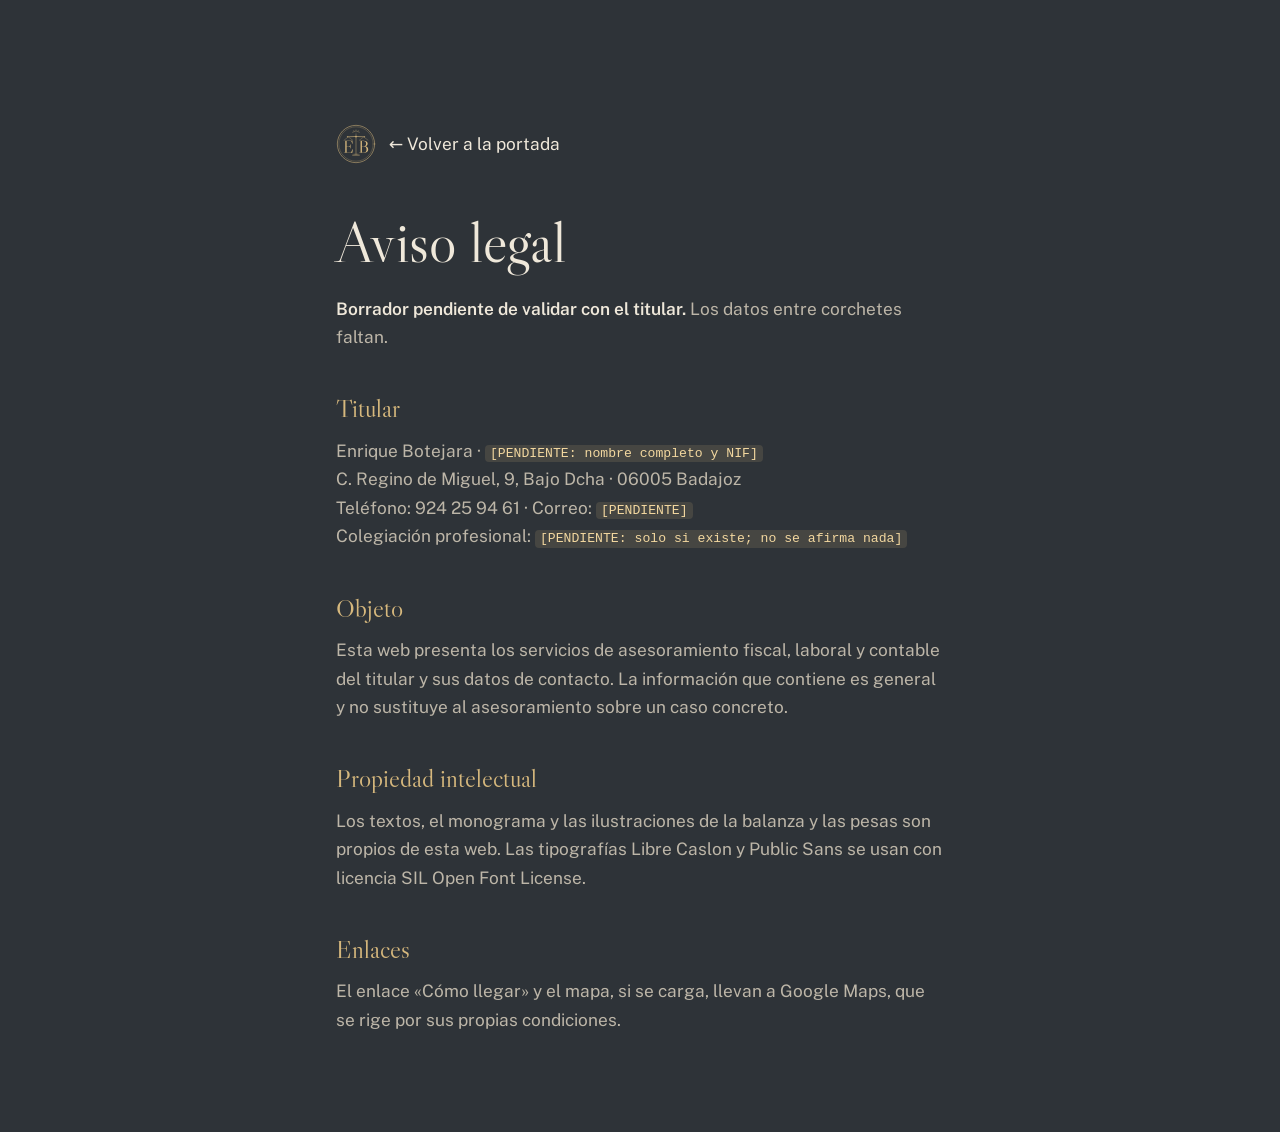
<file: aviso-legal.html>
<!DOCTYPE html>
<html lang="es">
<head>
<meta charset="utf-8">
<meta name="viewport" content="width=device-width, initial-scale=1">
<meta name="robots" content="noindex, nofollow">
<title>Aviso legal · Enrique Botejara</title>
<link rel="icon" href="assets/favicon.svg" type="image/svg+xml">
<link rel="preconnect" href="https://fonts.googleapis.com">
<link rel="preconnect" href="https://fonts.gstatic.com" crossorigin>
<link rel="stylesheet" href="https://fonts.googleapis.com/css2?family=Libre+Caslon+Display&family=Public+Sans:wght@400;500;600&display=swap">
<link rel="stylesheet" href="css/estilos.css">
</head>
<body>
<main class="legal">
  <a class="legal__volver" href="index.html">
    <img src="assets/monograma.svg" width="40" height="40" alt="">
    <span>← Volver a la portada</span>
  </a>
  <h1>Aviso legal</h1>
  <p><strong>Borrador pendiente de validar con el titular.</strong> Los datos entre corchetes faltan.</p>

  <h2>Titular</h2>
  <p>Enrique Botejara · <span class="marca-pendiente">[PENDIENTE: nombre completo y NIF]</span><br>
  C. Regino de Miguel, 9, Bajo Dcha · 06005 Badajoz<br>
  Teléfono: 924 25 94 61 · Correo: <span class="marca-pendiente">[PENDIENTE]</span><br>
  Colegiación profesional: <span class="marca-pendiente">[PENDIENTE: solo si existe; no se afirma nada]</span></p>

  <h2>Objeto</h2>
  <p>Esta web presenta los servicios de asesoramiento fiscal, laboral y contable del titular y sus datos de contacto. La información que contiene es general y no sustituye al asesoramiento sobre un caso concreto.</p>

  <h2>Propiedad intelectual</h2>
  <p>Los textos, el monograma y las ilustraciones de la balanza y las pesas son propios de esta web. Las tipografías Libre Caslon y Public Sans se usan con licencia SIL Open Font License.</p>

  <h2>Enlaces</h2>
  <p>El enlace «Cómo llegar» y el mapa, si se carga, llevan a Google Maps, que se rige por sus propias condiciones.</p>
</main>
</body>
</html>
</file>
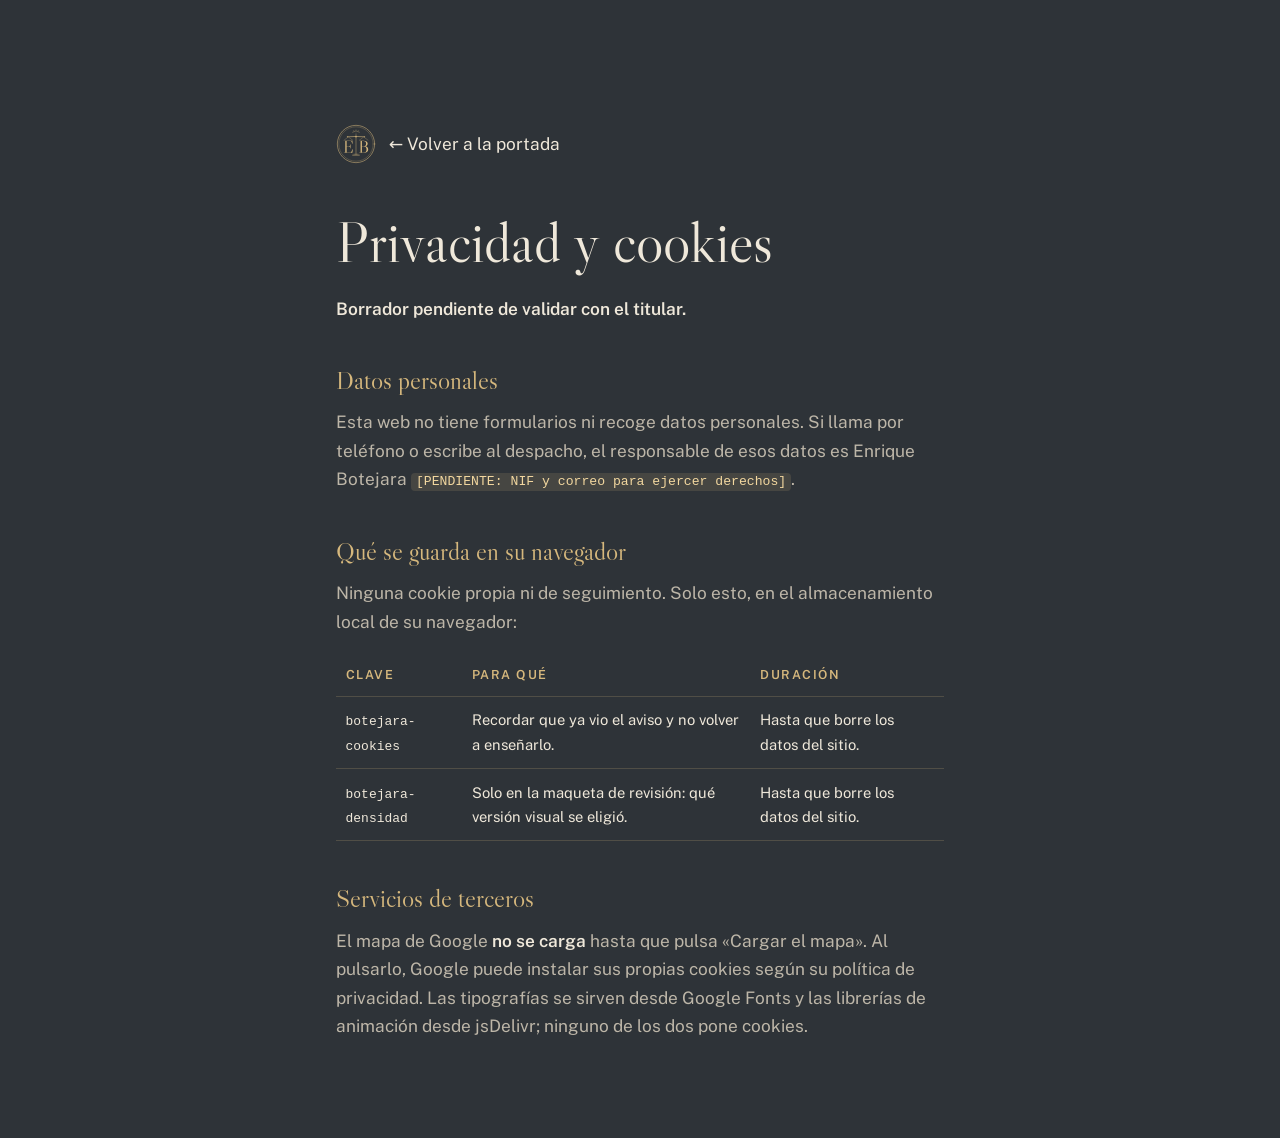
<file: privacidad.html>
<!DOCTYPE html>
<html lang="es">
<head>
<meta charset="utf-8">
<meta name="viewport" content="width=device-width, initial-scale=1">
<meta name="robots" content="noindex, nofollow">
<title>Privacidad y cookies · Enrique Botejara</title>
<link rel="icon" href="assets/favicon.svg" type="image/svg+xml">
<link rel="preconnect" href="https://fonts.googleapis.com">
<link rel="preconnect" href="https://fonts.gstatic.com" crossorigin>
<link rel="stylesheet" href="https://fonts.googleapis.com/css2?family=Libre+Caslon+Display&family=Public+Sans:wght@400;500;600&display=swap">
<link rel="stylesheet" href="css/estilos.css">
</head>
<body>
<main class="legal">
  <a class="legal__volver" href="index.html">
    <img src="assets/monograma.svg" width="40" height="40" alt="">
    <span>← Volver a la portada</span>
  </a>
  <h1>Privacidad y cookies</h1>
  <p><strong>Borrador pendiente de validar con el titular.</strong></p>

  <h2>Datos personales</h2>
  <p>Esta web no tiene formularios ni recoge datos personales. Si llama por teléfono o escribe al despacho, el responsable de esos datos es Enrique Botejara <span class="marca-pendiente">[PENDIENTE: NIF y correo para ejercer derechos]</span>.</p>

  <h2>Qué se guarda en su navegador</h2>
  <p>Ninguna cookie propia ni de seguimiento. Solo esto, en el almacenamiento local de su navegador:</p>
  <table>
    <thead><tr><th>Clave</th><th>Para qué</th><th>Duración</th></tr></thead>
    <tbody>
      <tr><td><code>botejara-cookies</code></td><td>Recordar que ya vio el aviso y no volver a enseñarlo.</td><td>Hasta que borre los datos del sitio.</td></tr>
      <tr><td><code>botejara-densidad</code></td><td>Solo en la maqueta de revisión: qué versión visual se eligió.</td><td>Hasta que borre los datos del sitio.</td></tr>
    </tbody>
  </table>

  <h2>Servicios de terceros</h2>
  <p>El mapa de Google <strong>no se carga</strong> hasta que pulsa «Cargar el mapa». Al pulsarlo, Google puede instalar sus propias cookies según su política de privacidad. Las tipografías se sirven desde Google Fonts y las librerías de animación desde jsDelivr; ninguno de los dos pone cookies.</p>
</main>
</body>
</html>
</file>
<file: css/estilos.css>
/* ═══════════════════════════════════════════════════════════════════════════
   Enrique Botejara · «Fiel»
   Pizarra de despacho, latón viejo y papel crema. El único motivo es la
   balanza grabada: cortina, hero, los tres pesos y el cuadrante del fiel.
   ═══════════════════════════════════════════════════════════════════════════ */

:root {
  --pizarra: #2E3338;
  --pizarra-honda: #23272B;
  --pizarra-media: #3A4046;
  --laton: #B08D4F;
  --laton-claro: #D6B87D;          /* latón para TEXTO sobre pizarra (el base no llega a 4,5) */
  --laton-tenue: #8C7248;          /* filetes finos del grabado, nunca texto */
  --laton-oscuro: #74592B;         /* latón para TEXTO sobre papel */
  --crema: #EFE8DA;
  --papel: #F6F1E7;
  --crema-apagada: #BDB6A8;        /* secundario sobre pizarra */
  --tinta: #2E3338;
  --tinta-suave: #585A57;          /* secundario sobre papel */

  --tipo-rotulo: 'Libre Caslon Display', 'Libre Caslon Text', Georgia, serif;
  --tipo-titulo: 'Libre Caslon Text', Georgia, 'Times New Roman', serif;
  --tipo-texto: 'Public Sans', system-ui, -apple-system, 'Segoe UI', sans-serif;

  --margen: clamp(1.25rem, 5vw, 5rem);
  --cab: 76px;
  --suave: cubic-bezier(.22, 1, .36, 1);
  --sombra: 0 26px 60px -26px rgba(10, 12, 14, .6);

  /* pila de las áreas: ver la receta en .pila */
  --tope-pila: calc(var(--cab) + 3vh);
  --recorrido: 34vh;
  --reposo: 26vh;
}

*, *::before, *::after { box-sizing: border-box; }

html {
  overflow-x: clip;               /* un elemento ancho no ensancha el viewport móvil */
  scroll-behavior: auto;          /* Lenis se encarga; nunca smooth aquí */
  -webkit-text-size-adjust: 100%;
  background: var(--pizarra-honda);
}
html.cortina-activa { overflow: hidden; }

/* Hoja mínima de Lenis: sin ella el scroll va a tirones */
html.lenis, html.lenis body { height: auto; }
.lenis.lenis-smooth { scroll-behavior: auto !important; }
.lenis.lenis-smooth [data-lenis-prevent] { overscroll-behavior: contain; }
.lenis.lenis-stopped { overflow: hidden; }

body {
  margin: 0;
  background: var(--pizarra);
  color: var(--crema);
  font-family: var(--tipo-texto);
  font-size: clamp(1rem, .96rem + .2vw, 1.08rem);
  line-height: 1.65;
  -webkit-font-smoothing: antialiased;
  text-rendering: optimizeLegibility;
}

img, svg { max-width: 100%; }
a { color: inherit; }
p { margin: 0 0 1em; }
h1, h2, h3 { font-weight: 400; margin: 0; }

:focus-visible { outline: 2px solid var(--laton-claro); outline-offset: 3px; border-radius: 4px; }

.sprite { position: absolute; width: 0; height: 0; overflow: hidden; }
.visualmente-oculto {
  position: absolute; width: 1px; height: 1px;
  margin: -1px; padding: 0; overflow: hidden;
  clip: rect(0 0 0 0); clip-path: inset(50%); white-space: nowrap;
}
.salto-contenido {
  position: fixed; top: 10px; left: 10px; z-index: 999;
  transform: translateY(-160%);
  background: var(--laton-claro); color: var(--pizarra-honda);
  padding: .7rem 1.1rem; border-radius: 8px; font-weight: 600;
  transition: transform .25s ease;
}
.salto-contenido:focus { transform: none; }

.marca-pendiente {
  font-family: ui-monospace, SFMono-Regular, Menlo, Consolas, monospace;
  font-size: .76em; font-weight: 500;
  color: #F2D79F;
  background: rgba(214, 184, 125, .14);
  padding: .1em .38em; border-radius: 4px;
}
.tarjeta .marca-pendiente { color: #7A3F12; background: rgba(176, 141, 79, .2); }

/* ─────────── tipografía común ─────────── */
.antetitulo {
  margin: 0 0 1.1rem;
  font: 600 .74rem/1.3 var(--tipo-texto);
  letter-spacing: .24em; text-transform: uppercase;
  color: var(--laton-claro);
}
.antetitulo--oscuro { color: var(--laton-oscuro); }

/* ─────────── botones y enlaces ─────────── */
.boton {
  --fondo: var(--laton-claro);
  --texto: var(--pizarra-honda);
  display: inline-flex; align-items: center; justify-content: center; gap: .6rem;
  padding: .95rem 1.55rem;
  border: 1px solid var(--fondo); border-radius: 999px;
  background: var(--fondo); color: var(--texto);
  font: 600 .95rem/1 var(--tipo-texto);
  text-decoration: none; cursor: pointer;
  transition: background-color .35s var(--suave), color .35s var(--suave), border-color .35s var(--suave);
}
.boton:hover { --fondo: var(--crema); }
.boton--linea { background: transparent; color: var(--crema); border-color: rgba(214, 184, 125, .7); }
.boton--linea:hover { background: var(--laton-claro); color: var(--pizarra-honda); }
.boton--mini { padding: .72rem 1.15rem; font-size: .88rem; }

.enlace {
  position: relative;
  color: inherit; text-decoration: none;
  font-weight: 600; font-size: .95rem;
  padding-bottom: .2rem;
  background: linear-gradient(currentColor, currentColor) 0 100% / 100% 1px no-repeat;
  transition: background-size .5s var(--suave);
}
.enlace:hover { background-size: 30% 1px; }

/* ─────────── titulares partidos (letras / palabras) ─────────── */
.con-movimiento [data-revelar] .letra,
.con-movimiento [data-revelar] .palabra-int {
  display: inline-block;
  transform: translate3d(0, 112%, 0);
}
.con-movimiento [data-revelar] .palabra {
  display: inline-block;
  white-space: nowrap;            /* o parte «equi / librio» */
  overflow: hidden;
  padding-bottom: .12em;
  margin-bottom: -.12em;
}

/* ═══════════════ cortina: la balanza pesa y se abre por el fiel ═══════════════ */
.cortina { position: fixed; inset: 0; z-index: 900; }
.sin-js .cortina { display: none; }
.cortina.fuera { display: none !important; }
.cortina__mitad {
  position: absolute; left: 0; right: 0;
  height: calc(50% + 1px);        /* se solapan 2 px: sin rendija en la costura */
  background: var(--papel); color: var(--pizarra);
}
.cortina__mitad--arriba { top: 0; z-index: 2; }
.cortina__mitad--abajo { bottom: 0; z-index: 1; }
.cortina__dial {
  --ancho: min(80vw, 460px);
  position: absolute; left: 50%;
  width: var(--ancho); height: auto;
  bottom: calc(var(--ancho) * -40 / 440);       /* el eje (y=200 de 240) cae en la costura */
  transform: translateX(-50%);
  overflow: visible;
}
.cd-traza { fill: none; stroke: var(--pizarra); stroke-width: 1.6; stroke-linecap: round; }
.cd-traza--fina { stroke-width: .8; }
.cd-traza--cruz { stroke-width: 3.4; }
.cd-marcas { fill: none; stroke: var(--pizarra); stroke-width: 1; }
.cd-indice { fill: var(--laton); transition: fill .4s ease; }
.cortina--nivelada .cd-indice { fill: var(--pizarra); }
.cd-fiel { fill: var(--laton); }
.cd-eje { fill: var(--papel); stroke: var(--pizarra); stroke-width: 1.6; }
.cd-punta { fill: var(--pizarra); }
.cortina__lectura {
  position: absolute; left: 50%; bottom: calc(min(80vw, 460px) * 160 / 440 + 3.2rem);
  transform: translateX(-50%);
  margin: 0;
  display: grid; justify-items: center; gap: .3rem;
  font: 400 clamp(1.6rem, 4vw, 2.2rem)/1 var(--tipo-rotulo);
  font-variant-numeric: tabular-nums;
  color: var(--pizarra);
}
.cortina__lectura-pie {
  font: 600 .64rem/1 var(--tipo-texto);
  letter-spacing: .3em; text-transform: uppercase;
  color: #5E5A50;
}
.cortina__horizonte {
  position: absolute; left: 0; right: 0; bottom: 0;
  height: 2px; background: var(--laton);
  transform: scaleX(0); transform-origin: 50% 50%;
}
.cortina__labio { position: absolute; left: 0; width: 100%; height: 11vh; display: block; overflow: visible; }
.cortina__labio path { fill: var(--papel); }
.cortina__labio--arriba { top: 100%; }
.cortina__labio--abajo { bottom: 100%; }
.cortina__base {
  position: absolute; left: 0; right: 0; top: 0;
  display: grid; justify-items: center;
  padding: 0 var(--margen);
  text-align: center;
}
.cortina__pie-balanza { width: min(80vw, 460px); height: auto; display: block; overflow: visible; }
.cortina__nombre {
  margin: 1.4rem 0 .7rem;
  font: 400 clamp(2.2rem, 7vw, 3.6rem)/1 var(--tipo-rotulo);
  letter-spacing: .01em;
  color: var(--pizarra);
  overflow: hidden; padding-bottom: .08em;
}
.cortina__nombre span { display: inline-block; }
.cortina__oficio {
  margin: 0;
  font: 600 .7rem/1.5 var(--tipo-texto);
  letter-spacing: .26em; text-transform: uppercase;
  color: #5E5A50;
}
.con-js .cortina .cd-traza { stroke-dasharray: 1; stroke-dashoffset: 1; }
.con-js .cortina .cd-marcas,
.con-js .cortina .cortina__lectura,
.con-js .cortina .cortina__oficio,
.con-js .cortina .cd-fiel,
.con-js .cortina .cd-eje,
.con-js .cortina .cd-punta,
.con-js .cortina .cd-indice { opacity: 0; }
.con-js .cortina .cortina__nombre span { transform: translateY(110%); }
@media (prefers-reduced-motion: reduce) { .cortina { display: none !important; } }

/* ═══════════════ cabecera ═══════════════ */
.cabecera {
  position: fixed; top: 0; left: 0; right: 0; z-index: 400;
  height: var(--cab);
  display: flex; align-items: center; gap: clamp(1rem, 3vw, 2.5rem);
  padding: 0 var(--margen);
  color: var(--crema);
  transition: background-color .45s var(--suave), box-shadow .45s var(--suave);
}
.cabecera--fija {
  background: rgba(35, 39, 43, .86);
  -webkit-backdrop-filter: blur(12px); backdrop-filter: blur(12px);
  box-shadow: 0 1px 0 rgba(214, 184, 125, .18);
}
.cabecera__marca {
  position: relative; z-index: 2;
  display: flex; align-items: center; gap: .8rem;
  color: inherit; text-decoration: none;
}
.cabecera__mono { flex: none; display: block; color: var(--laton-claro); }
.cabecera__nombre {
  display: flex; flex-direction: column;
  font: 400 1.4rem/1 var(--tipo-rotulo);
  letter-spacing: .01em;
}
.cabecera__nombre small {
  font: 600 .6rem/1 var(--tipo-texto);
  letter-spacing: .26em; text-transform: uppercase;
  color: var(--laton-claro); margin-top: .4rem;
}
.cabecera__nav { display: flex; gap: clamp(1.1rem, 2.4vw, 2.2rem); margin-left: auto; }
.cabecera__nav a {
  position: relative;
  color: inherit; text-decoration: none;
  font-weight: 500; font-size: .95rem;
}
.cabecera__nav a::after {
  content: ''; position: absolute; left: 0; right: 0; bottom: -4px; height: 1px;
  background: var(--laton-claro); transform: scaleX(0); transform-origin: right;
  transition: transform .45s var(--suave);
}
.cabecera__nav a:hover::after { transform: scaleX(1); transform-origin: left; }
.cabecera__llamar-movil { display: none; }

.hamburguesa {
  display: none;
  position: relative; z-index: 2;
  width: 46px; height: 46px; margin-left: auto;
  border: 1px solid rgba(214, 184, 125, .7); border-radius: 50%;
  background: transparent; color: inherit; cursor: pointer;
  place-content: center; gap: 6px;
}
.hamburguesa__linea {
  display: block; width: 18px; height: 1.5px; background: currentColor;
  transition: transform .4s var(--suave);
}
.menu-abierto .hamburguesa__linea:first-child { transform: translateY(3.75px) rotate(45deg); }
.menu-abierto .hamburguesa__linea:nth-child(2) { transform: translateY(-3.75px) rotate(-45deg); }

/* ═══════════════ hero ═══════════════ */
.hero {
  position: relative;
  height: 100vh; height: 100svh; min-height: 600px;
  display: grid;
  grid-template-columns: minmax(0, 1fr) minmax(0, 1.12fr);
  align-items: center;
  gap: clamp(1rem, 4vw, 4rem);
  padding: calc(var(--cab) + 1.5rem) var(--margen) 3.6rem;
  overflow: hidden;
  background:
    radial-gradient(ellipse 70% 80% at 68% 48%, var(--pizarra) 55%, var(--pizarra-honda) 100%);
}
.hero__texto { position: relative; z-index: 2; max-width: 36rem; }
.hero__titulo {
  font: 400 clamp(2.8rem, 5.6vw, 5.4rem)/1.02 var(--tipo-rotulo);
  letter-spacing: -.01em;
  margin-bottom: 1.6rem;
  text-wrap: balance;
}
.hero__entrada { max-width: 31rem; color: var(--crema-apagada); margin-bottom: 2rem; }
.hero__acciones { display: flex; flex-wrap: wrap; align-items: center; gap: 1rem 1.8rem; margin-bottom: 1.8rem; }
.hero__nota { margin: 0; font-size: .86rem; color: var(--crema-apagada); }
.estrellas { color: var(--laton-claro); letter-spacing: .12em; margin-right: .35rem; }

.hero__balanza {
  position: relative; z-index: 1;
  margin: 0;
  height: min(76svh, 720px);
  display: grid; grid-template-rows: minmax(0, 1fr) auto;
  justify-items: center;
}
.balanza { display: block; width: 100%; height: 100%; overflow: visible; }

/* grabado: trazos de latón sobre pizarra */
.b-linea { fill: none; stroke: var(--laton); stroke-width: 1.4; stroke-linejoin: round; stroke-linecap: round; }
.b-fina { fill: none; stroke: var(--laton-tenue); stroke-width: .8; stroke-linecap: round; }
.b-opaco { fill: var(--fondo-balanza, var(--pizarra)); }
.b-relleno { fill: url(#rayado); stroke: none; }
.b-relleno--denso { fill: url(#rayado-denso); }
.rayado__linea { stroke: var(--laton); stroke-width: .7; opacity: .55; }
.b-luz { fill: none; stroke: var(--laton-claro); stroke-width: 1.2; stroke-linecap: round; }
.b-punto { fill: var(--laton-claro); }
.b-suelo { fill: none; stroke: var(--laton-tenue); stroke-width: .8; }
.balanza__fiel { fill: var(--laton-claro); }
.balanza__indice { fill: var(--laton); transition: fill .5s ease; }
.hero--nivelada .balanza__indice { fill: var(--crema); }
.balanza__horizonte { fill: none; stroke: var(--laton); stroke-width: .6; opacity: .3; }
.cadena { fill: none; stroke: var(--laton); stroke-width: 1.1; stroke-linecap: round; }
.cadena--fondo { stroke: var(--laton-tenue); stroke-width: .8; }
.eslabones { fill: none; stroke: var(--laton-claro); stroke-width: 2.4; stroke-dasharray: .6 4.4; stroke-linecap: round; }

/* cadenas y soportes se dibujan al entrar (pathLength = 1) */
.con-movimiento .trazable { stroke-dasharray: 1; stroke-dashoffset: 1; transition: stroke-dashoffset 1.9s var(--suave); }
.con-movimiento .cadena.trazable { transition-delay: .35s; }
.con-movimiento .cadena--fondo.trazable { transition-delay: .5s; }
.con-movimiento .eslabones { opacity: 0; transition: opacity .9s ease 1.5s; }
.trazado .trazable { stroke-dashoffset: 0; }
.trazado .eslabones { opacity: 1; }

/* Una sola línea SIEMPRE y con el mismo ancho en los tres estados: si al
   cambiar de estado saltara a dos líneas, esa línea se la quitaría a la fila
   del dibujo (la figura tiene alto fijo) y la balanza encogería al bajar. */
.lectura {
  display: flex; align-items: baseline; justify-content: center; flex-wrap: nowrap;
  gap: 1rem;
  padding-top: .6rem;
  white-space: nowrap;
  font-size: .78rem; color: var(--crema-apagada);
}
.lectura__rotulo { font-weight: 600; letter-spacing: .22em; text-transform: uppercase; font-size: .66rem; }
.lectura__grados {
  font: 400 1.7rem/1 var(--tipo-rotulo);
  font-variant-numeric: tabular-nums;
  color: var(--crema);
  min-width: 4.2ch; text-align: right;
}
.lectura__estado { color: var(--laton-claro); font-weight: 600; min-width: 7.6em; text-align: left; }   /* cabe «En equilibrio», el más largo */

.hero__desliza {
  position: absolute; left: 50%; bottom: 1.4rem; transform: translateX(-50%);
  margin: 0;
  font-size: .7rem; letter-spacing: .26em; text-transform: uppercase;
  color: var(--crema-apagada);
  display: flex; flex-direction: column; align-items: center; gap: .6rem;
}
.hero__desliza::after {
  content: ''; width: 1px; height: 34px;
  background: linear-gradient(var(--laton-claro), transparent);
  animation: desliza 2.2s var(--suave) infinite;
  transform-origin: top;
}
@keyframes desliza { 0% { transform: scaleY(0); } 50% { transform: scaleY(1); } 100% { transform: scaleY(1); opacity: 0; } }

/* ═══════════════ cinta ═══════════════ */
.cinta {
  position: relative; z-index: 3;
  overflow: hidden;
  background: var(--laton);
  color: var(--pizarra-honda);
  border-block: 1px solid var(--laton-claro);
  padding: 1rem 0;
}
.cinta__pista { display: flex; width: max-content; will-change: transform; }
.cinta__grupo { display: flex; align-items: center; flex: none; }
.cinta__grupo span {
  font: 400 clamp(1.5rem, 2.6vw, 2.2rem)/1 var(--tipo-rotulo);
  padding: 0 1.6rem; white-space: nowrap;
}
.cinta__grupo i {
  width: 9px; height: 9px; flex: none;
  background: var(--pizarra-honda);
  transform: rotate(45deg);
}

/* ═══════════════ ficha (solo densidad sobria) ═══════════════ */
.ficha { display: none; }

/* ═══════════════ áreas: los tres pesos ═══════════════ */
.areas {
  --fondo-balanza: var(--pizarra-honda);
  position: relative;
  background: var(--pizarra-honda);
  padding: clamp(5rem, 11vw, 9rem) var(--margen) clamp(3rem, 6vw, 5rem);
}
.areas__cabeza { max-width: 80rem; margin: 0 auto clamp(3rem, 6vw, 5rem); display: grid; grid-template-columns: minmax(0, 1fr) minmax(0, 1fr); gap: 1rem clamp(2rem, 6vw, 6rem); align-items: end; }
.areas__cabeza .antetitulo { grid-column: 1 / -1; margin: 0; }
.areas__titulo { font: 400 clamp(2.4rem, 4.6vw, 4.2rem)/1.05 var(--tipo-rotulo); text-wrap: balance; }
.areas__entrada { margin: 0; max-width: 34rem; color: var(--crema-apagada); }

.areas__cuerpo {
  max-width: 80rem; margin: 0 auto;
  display: grid;
  grid-template-columns: minmax(0, 3.1fr) minmax(0, 8fr);
  gap: clamp(1.5rem, 4vw, 4rem);
  align-items: start;
}
.areas__balanza {
  position: sticky; top: var(--tope-pila);
  display: grid; gap: 1.2rem;
}
.balanza--mini { height: auto; aspect-ratio: 600 / 580; }
.con-js .pesa__caida { transform: translateY(-80px); opacity: 0; transition: transform .6s cubic-bezier(.34, 1.35, .6, 1), opacity .25s ease; }
.pesa.puesta .pesa__caida { transform: none; opacity: 1; }
.reparto { list-style: none; margin: 0; padding: 0; display: grid; gap: .55rem; font-size: .9rem; }
.reparto li {
  display: grid; grid-template-columns: 2.4rem 1fr; align-items: baseline;
  padding-bottom: .5rem; border-bottom: 1px solid rgba(214, 184, 125, .16);
  color: var(--crema-apagada);
  transition: color .4s ease;
}
.reparto li span { font: 400 1.1rem/1 var(--tipo-rotulo); color: var(--laton-tenue); transition: color .4s ease; }
.reparto li em { grid-column: 2; font-style: normal; font-size: .76rem; }
.reparto li.activo { color: var(--crema); }
.reparto li.activo span { color: var(--laton-claro); }
.reparto__lectura { margin: 0; display: flex; align-items: baseline; gap: .8rem; font-size: .8rem; color: var(--laton-claro); font-weight: 600; }
.reparto__lectura span:first-child { font: 400 1.5rem/1 var(--tipo-rotulo); color: var(--crema); font-variant-numeric: tabular-nums; min-width: 4.4ch; }

/* Pila: el <li> es el sticky; TODAS las tarjetas miden lo mismo (el JS pone el
   alto de la más alta) y TODOS los <li> llevan el mismo margin-bottom, el último
   también. El reposo con la pila completa lo da el ::after, no un padding. */
.pila {
  --alto-tarjeta: 34rem;          /* respaldo sin JS */
  display: flow-root;
  list-style: none; margin: 0; padding: 0;
}
.pila__item {
  position: sticky; top: var(--tope-pila);
  margin-bottom: var(--recorrido);
}
.pila::after { content: ''; display: block; height: var(--reposo); }
.pila__item .tarjeta { height: var(--alto-tarjeta); align-content: center; }

.tarjeta {
  position: relative;
  display: grid;
  grid-template-columns: minmax(0, 1fr) minmax(0, 2.4fr);
  gap: clamp(1.4rem, 3.5vw, 3.5rem);
  align-items: center;
  padding: clamp(2rem, 4vw, 3.4rem) clamp(1.5rem, 4vw, 3.6rem);
  background: var(--papel); color: var(--tinta);
  border-radius: 6px;
  box-shadow: 0 -22px 50px -30px rgba(0, 0, 0, .8);
  transform-origin: 50% 0;
}
.tarjeta::before {                /* marco grabado */
  content: ''; position: absolute; inset: 10px;
  border: 1px solid rgba(116, 89, 43, .45);
  outline: 1px solid rgba(116, 89, 43, .22); outline-offset: 3px;
  border-radius: 3px; pointer-events: none;
}
.tarjeta::after {                 /* sombra de la de encima */
  content: ''; position: absolute; inset: 0; border-radius: inherit;
  background: #15181B; opacity: var(--oscuro, 0); pointer-events: none;
}
.pila__item:nth-child(2) .tarjeta { background: #F2EBDD; }
.pila__item:nth-child(3) .tarjeta { background: #EEE6D5; }
.tarjeta__peso { display: grid; place-items: center; }
.pesa-grande { width: min(100%, 200px); height: auto; overflow: visible; }
.pg-sombra { fill: rgba(46, 51, 56, .14); }
.pg-linea { fill: none; stroke: var(--laton-oscuro); stroke-width: 1.6; stroke-linejoin: round; }
.pg-fina { fill: none; stroke: var(--laton-oscuro); stroke-width: .8; }
.pg-cuerpo { fill: #E6D4AA; }
.pg-rayado { fill: url(#rayado-denso); }
.pg-numeral { font: 400 36px var(--tipo-rotulo); fill: var(--laton-oscuro); }
.pg-numeral--peque { font-size: 24px; }
.tarjeta__numeral { display: none; }
.tarjeta__num {
  margin: 0 0 .7rem;
  font: 600 .72rem/1 var(--tipo-texto); letter-spacing: .22em; text-transform: uppercase;
  color: var(--laton-oscuro);
}
.tarjeta h3 { font: 400 clamp(2.4rem, 4vw, 3.6rem)/1 var(--tipo-rotulo); margin-bottom: .5rem; }
.tarjeta__lema { font: italic 400 1.2rem/1.35 var(--tipo-titulo); color: var(--laton-oscuro); margin-bottom: 1rem; }
.tarjeta__texto > p:not([class]) { color: var(--tinta-suave); max-width: 38rem; }
.tarjeta__lista-titulo { margin: 1.2rem 0 .6rem; font-size: .8rem; font-weight: 600; color: var(--tinta); }
.tarjeta__lista {
  list-style: none; margin: 0 0 1.5rem; padding: 0;
  display: grid; grid-template-columns: repeat(2, minmax(0, 1fr)); gap: .4rem 1.4rem;
  font-size: .94rem;
}
.tarjeta__lista li { position: relative; padding-left: 1.1rem; }
.tarjeta__lista li::before {
  content: ''; position: absolute; left: 0; top: .62em;
  width: 6px; height: 6px; background: var(--laton); transform: rotate(45deg);
}
.tarjeta .enlace { color: var(--tinta); }

/* ═══════════════ opinión ═══════════════ */
.opinion {
  position: relative; z-index: 1;
  margin-top: calc(-1 * var(--recorrido) + 2.6rem);   /* se come el hueco del margen de la última tarjeta */
  background: var(--papel); color: var(--tinta);
  padding: clamp(3rem, 6vw, 5rem) var(--margen) clamp(5rem, 10vw, 8rem);
}
.filete { max-width: 26rem; margin: 0 auto clamp(3rem, 6vw, 5rem); }
.filete svg { display: block; width: 100%; height: auto; }
.filete__linea { fill: none; stroke: var(--laton-oscuro); stroke-width: 1; }
.filete__rombo { fill: none; stroke: var(--laton-oscuro); stroke-width: 1.2; }
.opinion__cuerpo {
  max-width: 74rem; margin: 0 auto;
  display: grid; grid-template-columns: minmax(0, 1fr) minmax(0, 2.3fr);
  gap: clamp(2rem, 6vw, 6rem); align-items: center;
}
.sello-nota { position: relative; width: min(100%, 290px); aspect-ratio: 1; justify-self: center; display: grid; place-items: center; }
.sello-nota__grabado { position: absolute; inset: 0; width: 100%; height: 100%; }
.sn-linea { fill: none; stroke: var(--laton-oscuro); stroke-width: 1.4; }
.sn-fina { fill: none; stroke: var(--laton-oscuro); stroke-width: .7; }
.sn-puntos { fill: none; stroke: var(--laton); stroke-width: 2.2; stroke-dasharray: .1 7.2; stroke-linecap: round; }
.sn-guia { fill: none; }
.sn-texto { font: 600 10.5px var(--tipo-texto); letter-spacing: .28em; fill: var(--laton-oscuro); }
.sello-nota__dato { position: relative; margin: 0; display: grid; justify-items: center; gap: .35rem; text-align: center; }
.sello-nota__cifra { font: 400 4.6rem/1 var(--tipo-rotulo); color: var(--tinta); font-variant-numeric: tabular-nums; }
.sello-nota__estrellas { color: var(--laton-oscuro); letter-spacing: .18em; font-size: 1rem; }
.sello-nota__pie { font-size: .76rem; font-weight: 600; color: var(--tinta-suave); }

.cita { margin: 0 0 1.6rem; }
.cita blockquote { margin: 0 0 1.6rem; }
.cita__texto { margin: 0; font: italic 400 clamp(1.6rem, 3vw, 2.5rem)/1.3 var(--tipo-titulo); color: var(--tinta); text-wrap: pretty; }
.cita__autor { display: grid; gap: .25rem; }
.cita__nombre { font: 400 1.35rem/1.2 var(--tipo-rotulo); }
.cita__fuente { font-size: .84rem; color: var(--tinta-suave); }
.cita__fuente span { color: var(--laton-oscuro); letter-spacing: .12em; margin-right: .3rem; }
/* ═══════════════ contacto ═══════════════ */
.contacto {
  background: var(--pizarra);
  padding: clamp(5rem, 10vw, 8rem) var(--margen);
}
.contacto__cabeza { max-width: 74rem; margin: 0 auto clamp(2.5rem, 5vw, 4rem); }
.contacto__titulo { font: 400 clamp(2.4rem, 4.6vw, 4.2rem)/1.05 var(--tipo-rotulo); max-width: 18ch; text-wrap: balance; }
.contacto__cuerpo {
  max-width: 74rem; margin: 0 auto;
  display: grid; grid-template-columns: minmax(0, 1fr) minmax(0, 1fr);
  gap: clamp(2rem, 6vw, 5rem); align-items: start;
}
.datos { margin: 0; display: grid; gap: 0; }
.datos__fila {
  display: grid; grid-template-columns: 7.5rem minmax(0, 1fr); gap: 1rem;
  padding: 1.1rem 0; border-bottom: 1px solid rgba(214, 184, 125, .2);
}
.datos__fila:first-child { border-top: 1px solid rgba(214, 184, 125, .2); }
.datos dt { font: 600 .7rem/1.9 var(--tipo-texto); letter-spacing: .22em; text-transform: uppercase; color: var(--laton-claro); }
.datos dd { margin: 0; }
.datos__telefono { font: 400 clamp(1.8rem, 3vw, 2.4rem)/1 var(--tipo-rotulo); text-decoration: none; }
.datos__telefono:hover { color: var(--laton-claro); }
.datos__acciones { display: flex; flex-wrap: wrap; align-items: center; gap: 1rem 1.8rem; padding-top: 1.8rem; }

.mapa { position: relative; }
.map-consent {
  display: grid; justify-items: start; gap: 1.1rem;
  padding: 1.4rem;
  border: 1px solid rgba(214, 184, 125, .45);
  border-radius: 6px;
  background: var(--pizarra-honda);
}
.map-consent__plano { width: 100%; height: auto; display: block; aspect-ratio: 320 / 200; border-radius: 3px; background: #262A2F; }
.mc-calle { fill: none; stroke: var(--laton-tenue); stroke-width: 7; stroke-linecap: round; opacity: .55; }
.mc-calle--fina { stroke-width: 3; opacity: .4; }
.mc-punto { fill: var(--laton-claro); }
.mc-onda { fill: none; stroke: var(--laton-claro); stroke-width: 1.2; }
.map-consent__texto { margin: 0; font-size: .88rem; color: var(--crema-apagada); }
.mapa iframe { display: block; width: 100%; aspect-ratio: 4 / 3.4; border: 1px solid rgba(214, 184, 125, .45); border-radius: 6px; background: var(--pizarra-honda); }

/* ═══════════════ pie ═══════════════ */
.pie {
  display: grid; grid-template-columns: minmax(0, 2fr) minmax(0, 1fr) minmax(0, 1fr);
  gap: 2.4rem clamp(2rem, 5vw, 4rem);
  padding: clamp(3.5rem, 7vw, 5rem) var(--margen) 2.4rem;
  background: var(--pizarra-honda); color: var(--crema-apagada);
  font-size: .9rem;
  border-top: 1px solid rgba(214, 184, 125, .2);
}
.pie__marca { display: flex; align-items: center; gap: 1.2rem; }
.pie__mono { flex: none; color: var(--laton-claro); }
.pie__marca p { margin: 0; }
.pie__nombre { display: block; font: 400 1.6rem/1.2 var(--tipo-rotulo); color: var(--crema); }
.pie h2 { font: 600 .7rem/1 var(--tipo-texto); letter-spacing: .22em; text-transform: uppercase; color: var(--laton-claro); margin-bottom: 1rem; }
.pie__columna p { margin: 0 0 .5rem; }
.pie a { text-decoration: none; }
.pie a:hover { color: var(--laton-claro); }
.pie__legal { grid-column: 1 / -1; padding-top: 1.6rem; border-top: 1px solid rgba(214, 184, 125, .14); display: grid; gap: .3rem; }
.pie__legal p { margin: 0; }
.pie__creditos { font-size: .8rem; }

/* ═══════════════ cookies ═══════════════ */
.cookies {
  position: fixed; left: 1rem; right: 1rem; bottom: 1rem; z-index: 600;
  max-width: 46rem; margin-inline: auto;
  align-items: center; justify-content: space-between; gap: 1rem 1.4rem;
  background: var(--papel); color: var(--tinta);
  border: 1px solid var(--laton);
  border-radius: 8px;
  padding: 1rem 1.2rem;
  box-shadow: var(--sombra);
}
.cookies:not([hidden]) { display: flex; }   /* display solo si NO hay [hidden] */
.cookies__texto { margin: 0; font-size: .88rem; line-height: 1.5; color: var(--tinta); }
.cookies__texto a { color: var(--laton-oscuro); font-weight: 600; }
.cookies__acciones { flex: none; }
.cookies .boton { --fondo: var(--pizarra); --texto: var(--crema); }
.cookies .boton:hover { --fondo: var(--laton-oscuro); }

/* ═══════════════════════════════════════════════════════════════════════
   [MANDO DE MAQUETA] — SOLO INTERNO. Borrar este bloque entero al entregar.
   ═══════════════════════════════════════════════════════════════════════ */
.mando {
  position: fixed; left: 1rem; bottom: 1rem; z-index: 500;
  display: grid; gap: .45rem;
  padding: .7rem .8rem;
  background: rgba(35, 39, 43, .96); color: var(--crema);
  border: 1px solid rgba(214, 184, 125, .45); border-radius: 10px;
  font: 500 .7rem/1.2 ui-monospace, SFMono-Regular, Menlo, Consolas, monospace;
  box-shadow: var(--sombra);
  transition: opacity .35s ease, visibility .35s ease, transform .35s ease;
}
.mando[hidden] { display: none; }
.mando__titulo { letter-spacing: .14em; text-transform: uppercase; color: var(--laton-claro); }
.mando__botones { display: flex; gap: .35rem; }
.mando__botones button {
  padding: .42rem .82rem;
  font: inherit; font-size: .76rem; cursor: pointer;
  background: transparent; color: var(--crema);
  border: 1px solid rgba(214, 184, 125, .45); border-radius: 100px;
}
.mando__botones button[aria-pressed="true"] { background: var(--laton-claro); color: var(--pizarra-honda); border-color: var(--laton-claro); font-weight: 700; }
.mando__pie { color: var(--crema-apagada); }
/* con el aviso de cookies en pantalla el mando se aparta: en móvil no hay hueco */
.cookies-visibles .mando { opacity: 0; visibility: hidden; pointer-events: none; transform: translateY(1.5rem); }

/* ── densidad sobria: la balanza solo donde significa algo (cortina y hero).
   Fuera: la balanza pequeña de las áreas, las pesas grabadas, el sello
   grabado y los filetes. Dentro, a cambio: la ficha del despacho en datos
   (que la versión Fiel no tiene) y las tres áreas a la vez, sin apilar. */
.densidad-sobria .filete,
.densidad-sobria .areas__balanza,
.densidad-sobria .pesa-grande,
.densidad-sobria .sello-nota__grabado,
.densidad-sobria .tarjeta::before { display: none; }
.densidad-sobria .ficha {
  display: block;
  background: var(--pizarra-honda);
  padding: clamp(2.2rem, 4vw, 3rem) var(--margen);
  border-bottom: 1px solid rgba(214, 184, 125, .2);
}
.densidad-sobria .ficha__lista {
  max-width: 80rem; margin: 0 auto;
  display: grid; grid-template-columns: repeat(5, minmax(0, auto)); justify-content: space-between;
  gap: 1.4rem 2rem;
}
.densidad-sobria .ficha dt { font: 600 .68rem/1.4 var(--tipo-texto); letter-spacing: .22em; text-transform: uppercase; color: var(--laton-claro); margin-bottom: .35rem; }
.densidad-sobria .ficha dd { margin: 0; font-size: .98rem; }
.densidad-sobria .ficha a { text-decoration: none; }
.densidad-sobria .areas__cuerpo { grid-template-columns: 1fr; }
.densidad-sobria .pila { display: grid; grid-template-columns: repeat(3, minmax(0, 1fr)); gap: 1.4rem; }
.densidad-sobria .pila::after { display: none; }
.densidad-sobria .pila__item { position: static; margin-bottom: 0; }
.densidad-sobria .pila__item .tarjeta { height: 100%; align-content: start; }
.densidad-sobria .tarjeta { grid-template-columns: 1fr; gap: 1rem; transform: none !important; }
.densidad-sobria .tarjeta::after { display: none; }
.densidad-sobria .tarjeta__peso { place-items: start; }
.densidad-sobria .tarjeta__numeral { display: block; font: 400 4.4rem/1 var(--tipo-rotulo); color: var(--laton-oscuro); }
.densidad-sobria .tarjeta__lista { grid-template-columns: 1fr; }
.densidad-sobria .opinion { margin-top: 0; padding-top: clamp(5rem, 10vw, 8rem); }
.densidad-sobria .sello-nota { aspect-ratio: auto; border-left: 2px solid var(--laton); padding-left: 1.6rem; justify-self: start; }
.densidad-sobria .sello-nota__dato { justify-items: start; text-align: left; }
.densidad-sobria .sello-nota__cifra { font-size: 6rem; }
/* ═══════════ fin del bloque [MANDO DE MAQUETA] ═══════════ */

/* ═══════════════ cursor propio ═══════════════ */
/* el propio sustituye al del sistema: nunca se ven los dos */
html.con-cursor, html.con-cursor * { cursor: none !important; }
.cursor, .cursor-punto {
  position: fixed; top: 0; left: 0;
  border-radius: 50%;
  pointer-events: none;
}
.cursor {
  z-index: 950;
  width: 34px; height: 34px; margin: -17px 0 0 -17px;
  border: 1.5px solid var(--laton-claro);
  background: transparent;
  transition: opacity .25s ease, width .35s var(--suave), height .35s var(--suave), margin .35s var(--suave),
    background-color .35s var(--suave), border-color .35s var(--suave);
}
.cursor-punto {
  z-index: 951;
  width: 8px; height: 8px; margin: -4px 0 0 -4px;
  background: var(--laton-claro);
  box-shadow: 0 0 0 1.5px rgba(35, 39, 43, .8);   /* se lee sobre el papel y sobre la pizarra */
  transition: opacity .25s ease;
}
.cursor--activo {
  width: 64px; height: 64px; margin: -32px 0 0 -32px;
  background: rgba(176, 141, 79, .4);
  border-color: var(--laton);
}
.cursor-punto--activo { opacity: 0; }
.cursor:not(.cursor--vivo), .cursor-punto:not(.cursor--vivo) { opacity: 0; }
@media (hover: none), (pointer: coarse) { .cursor, .cursor-punto { display: none !important; } }

/* ═══════════════ responsive ═══════════════ */
@media (max-width: 1100px) {
  .densidad-sobria .ficha__lista { grid-template-columns: repeat(3, minmax(0, auto)); justify-content: start; }
  .densidad-sobria .pila { grid-template-columns: 1fr; }
  .densidad-sobria .tarjeta { grid-template-columns: minmax(0, 1fr) minmax(0, 3fr); }
  .densidad-sobria .tarjeta__lista { grid-template-columns: repeat(2, minmax(0, 1fr)); }
}

@media (max-width: 900px) {
  :root { --cab: 66px; --recorrido: 0px; }
  .hamburguesa { display: grid; }
  .cabecera__llamar { display: none; }
  .cabecera__nav {
    /* con backdrop-filter la cabecera es el contenedor de los fixed:
       inset:0 mediría 66 px, así que la altura va explícita */
    position: fixed; top: 0; left: 0; right: 0; z-index: 1;
    height: 100vh; height: 100dvh;
    flex-direction: column; justify-content: center; align-items: flex-start;
    gap: 1.1rem; margin: 0;
    padding: calc(var(--cab) + 2rem) var(--margen) 3rem;
    background: rgba(35, 39, 43, .9);
    -webkit-backdrop-filter: blur(16px); backdrop-filter: blur(16px);
    transform: translateY(-100%);
    visibility: hidden;
    transition: transform .7s var(--suave), visibility 0s linear .7s;
  }
  .cabecera__nav a { font: 400 clamp(2.2rem, 9vw, 3rem)/1.1 var(--tipo-rotulo); }
  .cabecera__nav a::after { display: none; }
  .cabecera__nav .cabecera__llamar-movil {
    display: inline-block; margin-top: 1.4rem;
    font: 600 1rem/1 var(--tipo-texto);
    padding: 1rem 1.4rem; border-radius: 999px;
    background: var(--laton-claro); color: var(--pizarra-honda);
  }
  .cabecera__marca, .hamburguesa { z-index: 3; }
  .menu-abierto { background: transparent !important; box-shadow: none !important; -webkit-backdrop-filter: none; backdrop-filter: none; }
  .menu-abierto .cabecera__nav { transform: none; visibility: visible; transition: transform .7s var(--suave), visibility 0s; }

  /* hero: la balanza arriba y el texto debajo, en flujo; nada anclado que se pise */
  .hero {
    grid-template-columns: 1fr;
    grid-template-rows: auto auto;
    align-content: center;
    height: auto; min-height: 100vh; min-height: 100svh;
    padding: calc(var(--cab) + .4rem) var(--margen) 2.6rem;
    gap: .6rem;
  }
  .hero__balanza { order: -1; height: clamp(220px, 40svh, 400px); width: 100%; }
  .hero__titulo { font-size: clamp(2.3rem, 10vw, 3.4rem); margin-bottom: 1rem; }
  .hero__entrada { margin-bottom: 1.4rem; }
  .hero__acciones { margin-bottom: 1.2rem; }
  .hero__desliza { display: none; }
  .lectura { gap: .7rem; }
  .lectura__rotulo { letter-spacing: .12em; font-size: .6rem; }
  .lectura__grados { font-size: 1.35rem; }

  .areas__cabeza { grid-template-columns: 1fr; }
  .areas__cuerpo { grid-template-columns: 1fr; }
  .areas__balanza { display: none; }
  .pila__item { position: static; margin-bottom: 1.2rem; }
  .pila::after { display: none; }
  .pila__item .tarjeta { height: auto; }
  .tarjeta { grid-template-columns: 1fr; padding: 2.2rem 1.6rem; }
  .tarjeta__peso { place-items: start; }
  .pesa-grande { width: 110px; }

  .opinion__cuerpo { grid-template-columns: 1fr; }
  .sello-nota { width: min(70%, 240px); }
  .contacto__cuerpo { grid-template-columns: 1fr; }

  .pie { grid-template-columns: 1fr 1fr; }
  .pie__marca { grid-column: 1 / -1; }

  .densidad-sobria .tarjeta { grid-template-columns: 1fr; }
  .densidad-sobria .ficha__lista { grid-template-columns: repeat(2, minmax(0, 1fr)); }
}

/* móviles bajos (375×667, 360×640): el texto entero tiene que caber bajo la balanza */
@media (max-width: 900px) and (max-height: 700px) {
  .hero__balanza { height: clamp(180px, 30svh, 280px); }
  .hero .antetitulo { font-size: .64rem; letter-spacing: .16em; margin-bottom: .7rem; }
  .hero__titulo { font-size: clamp(2.1rem, 9.4vw, 2.8rem); }
  .hero__entrada { font-size: .94rem; line-height: 1.5; margin-bottom: 1.1rem; }
  .hero__acciones { margin-bottom: 0; }
  .hero__acciones .enlace, .hero__nota { display: none; }   /* la nota vuelve en la sección de opinión */
}

@media (max-width: 560px) {
  .tarjeta__lista { grid-template-columns: 1fr; }
  .datos__fila { grid-template-columns: 1fr; gap: .3rem; }
  .cookies { flex-direction: column; align-items: stretch; }
  .cookies__acciones .boton { width: 100%; }
  .pie { grid-template-columns: 1fr; }
  .pie__marca { flex-direction: column; align-items: flex-start; }
  .densidad-sobria .ficha__lista { grid-template-columns: 1fr; }
  .densidad-sobria .tarjeta__lista { grid-template-columns: 1fr; }
}

/* en portátiles bajos la tarjeta más larga no cabe anclada: se desapila */
@media (min-width: 901px) and (max-height: 760px) {
  :root { --recorrido: 0px; }
  .pila__item { position: static; margin-bottom: 1.4rem; }
  .pila::after { display: none; }
  .pila__item .tarjeta { height: auto; }
  .areas__balanza { position: static; }
}

@media (prefers-reduced-motion: reduce) {
  .hero__desliza::after { animation: none; }
  .boton, .enlace, .reparto li, .reparto li span, .balanza__indice { transition: none; }
  .pesa__caida { transition: none !important; }
}

/* ═══════════════ páginas legales ═══════════════ */
.legal { max-width: 46rem; margin: 0 auto; padding: calc(var(--cab) + 3rem) var(--margen) 5rem; }
.legal__volver { display: inline-flex; align-items: center; gap: .8rem; margin-bottom: 3rem; text-decoration: none; color: var(--crema); }
.legal__volver svg { color: var(--laton-claro); }
.legal h1 { font: 400 clamp(2.4rem, 6vw, 3.6rem)/1.05 var(--tipo-rotulo); margin-bottom: 1.4rem; }
.legal h2 { font: 400 1.6rem/1.2 var(--tipo-rotulo); margin: 2.6rem 0 .8rem; color: var(--laton-claro); }
.legal p, .legal li { color: var(--crema-apagada); }
.legal strong { color: var(--crema); font-weight: 600; }
.legal table { width: 100%; border-collapse: collapse; font-size: .92rem; margin: 1rem 0; }
.legal th, .legal td { text-align: left; padding: .7rem .6rem; border-bottom: 1px solid rgba(214, 184, 125, .2); vertical-align: top; }
.legal th { font-weight: 600; color: var(--laton-claro); font-size: .78rem; letter-spacing: .12em; text-transform: uppercase; }
.legal code { font-size: .88em; color: var(--crema); }
</file>
